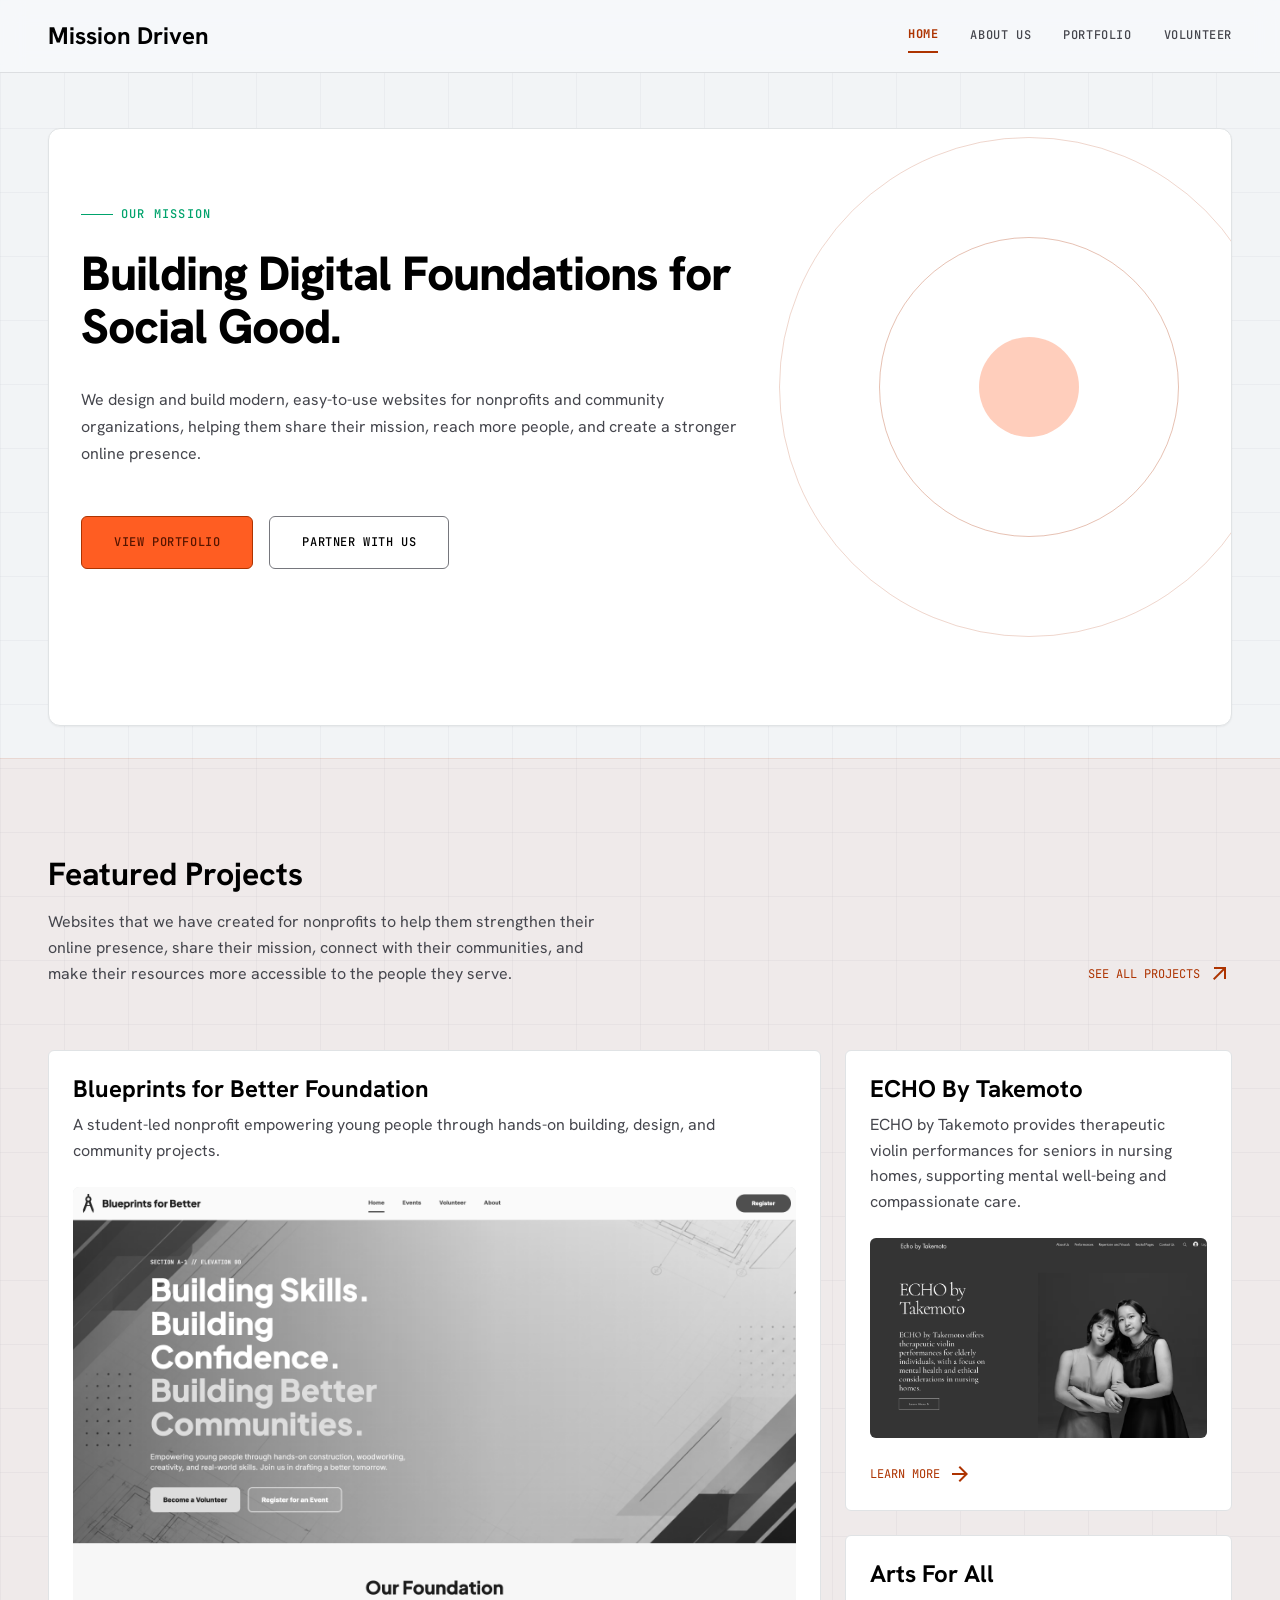
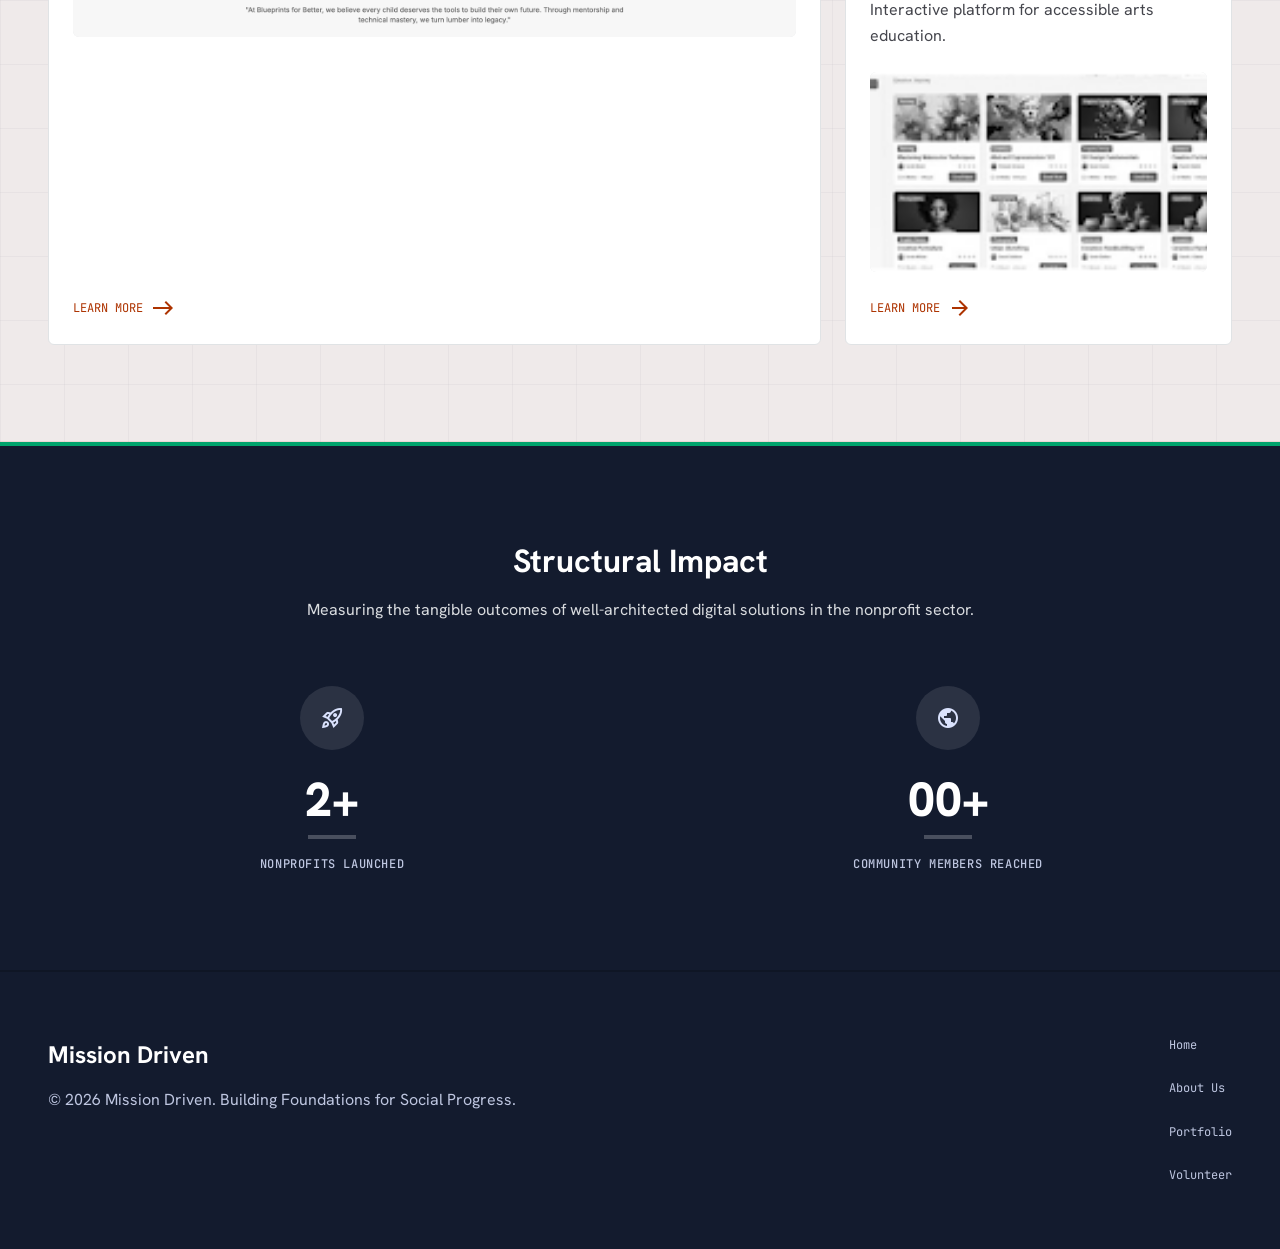
<file: index.html>
<!DOCTYPE html>
<html lang="en">
<head>
  <meta charset="UTF-8" />
  <meta name="viewport" content="width=device-width, initial-scale=1.0" />

  <title>Mission Driven | Building Digital Foundations for Social Good</title>

  <link
    href="https://fonts.googleapis.com/css2?family=Material+Symbols+Outlined:wght,FILL@100..700,0..1&display=swap"
    rel="stylesheet"
  />

  <link
    href="https://fonts.googleapis.com/css2?family=Hanken+Grotesk:wght@400;700;800&family=JetBrains+Mono:wght@500&display=swap"
    rel="stylesheet"
  />

  <link href="styles.css" rel="stylesheet" />
</head>

<body class="home-page">

  <header class="site-header">
    <div class="header-container">

      <a class="site-logo" href="index.html">
        Mission Driven
      </a>

      <nav class="main-nav">
        <a class="nav-link active" href="index.html">Home</a>
        <a class="nav-link" href="about.html">About Us</a>
        <a class="nav-link" href="portfolio.html">Portfolio</a>
        <a class="nav-link" href="volunteer.html">Volunteer</a>
      </nav>

      <button class="mobile-menu-button" type="button">
        <span class="material-symbols-outlined">menu</span>
      </button>

    </div>
  </header>

  <main>

    <section class="hero-section">
      <div class="hero-container">

        <div class="hero-content">

          <div class="section-label">
            <span class="section-label-line"></span>
            Our Mission
          </div>

          <h1>
            Building Digital Foundations for Social Good.
          </h1>

          <p class="hero-description">
            We design and build modern, easy-to-use websites for nonprofits and community organizations, helping them share their mission, reach more people, and create a stronger online presence.
          </p>

          <div class="hero-buttons">

            <a class="button button-primary" href="portfolio.html">
              View Portfolio
            </a>

            <a class="button button-secondary" href="volunteer.html">
              Partner With Us
            </a>

          </div>

        </div>

        <div class="hero-graphic">
          <div class="hero-circle hero-circle-large">
            <div class="hero-circle hero-circle-medium">
              <div class="hero-circle-small"></div>
            </div>
          </div>
        </div>

      </div>
    </section>

    <section class="featured-projects-section">
      <div class="page-container">

        <div class="section-heading">

          <div>
            <h2>Featured Projects</h2>

            <p>
              Websites that we have created for nonprofits to help them strengthen their online presence, share their mission, connect with their communities, and make their resources more accessible to the people they serve.
            </p>
          </div>

          <a class="section-link" href="portfolio.html">
            See All Projects
            <span class="material-symbols-outlined">
              arrow_outward
            </span>
          </a>

        </div>

        <div class="featured-projects-grid">

          <article class="project-card project-card-large">

            <div class="project-image project-image-large">
              <img
                src="images/blueprints-for-better.png"
                alt="Blueprints for Better Foundation website project"
              />
            </div>

            <h3>Blueprints for Better Foundation</h3>

            <p>
              A student-led nonprofit empowering young people through hands-on building, design, and community projects.
            </p>

            <a class="project-link" href="portfolio.html">
              Learn More
              <span class="material-symbols-outlined">east</span>
            </a>

          </article>

          <div class="small-projects-column">

            <article class="project-card project-card-small">

              <h3>ECHO By Takemoto</h3>

              <p>
                ECHO by Takemoto provides therapeutic violin performances for seniors in nursing homes, supporting mental well-being and compassionate care.
              </p>

              <div class="project-image project-image-small">
                <img
                  src="images/echo-by-takemoto.png"
                  alt="ECHO by Takemoto website project"
                />
              </div>

              <a class="project-link" href="portfolio.html">
                Learn More
                <span class="material-symbols-outlined">
                  arrow_forward
                </span>
              </a>

            </article>

            <article class="project-card project-card-small">

              <h3>Arts For All</h3>

              <p>
                Interactive platform for accessible arts education.
              </p>

              <div class="project-image project-image-small">
                <img
                  src="images/arts-for-all.png"
                  alt="Arts For All website project"
                />
              </div>

              <a class="project-link" href="portfolio.html">
                Learn More
                <span class="material-symbols-outlined">
                  arrow_forward
                </span>
              </a>

            </article>

          </div>

        </div>

      </div>
    </section>

    <section class="impact-section" id="impact">
      <div class="page-container">

        <div class="impact-heading">
          <h2>Structural Impact</h2>

          <p>
            Measuring the tangible outcomes of well-architected digital
            solutions in the nonprofit sector.
          </p>
        </div>

        <div class="impact-grid">

          <div class="impact-card">

            <div class="impact-icon">
              <span class="material-symbols-outlined">
                rocket_launch
              </span>
            </div>

            <div class="impact-number">2+</div>

            <div class="impact-divider"></div>

            <h3>Nonprofits Launched</h3>

          </div>

          <div class="impact-card">

            <div class="impact-icon">
              <span class="material-symbols-outlined">
                public
              </span>
            </div>

            <div class="impact-number">00+</div>

            <div class="impact-divider"></div>

            <h3>Community Members Reached</h3>

          </div>

        </div>

      </div>
    </section>

  </main>

   <footer class="site-footer">
    <div class="footer-container">

      <div class="footer-brand-section">

        <div class="footer-brand">
          Mission Driven
        </div>

        <p class="footer-copyright">
          © 2026 Mission Driven. Building Foundations for Social Progress.
        </p>

      </div>

      <nav class="footer-nav vertical-footer-nav">
        <a href="index.html">Home</a>
        <a href="about.html">About Us</a>
        <a href="portfolio.html">Portfolio</a>
        <a href="volunteer.html">Volunteer</a>
      </nav>

    </div>
  </footer>

</body>
</html>
</file>
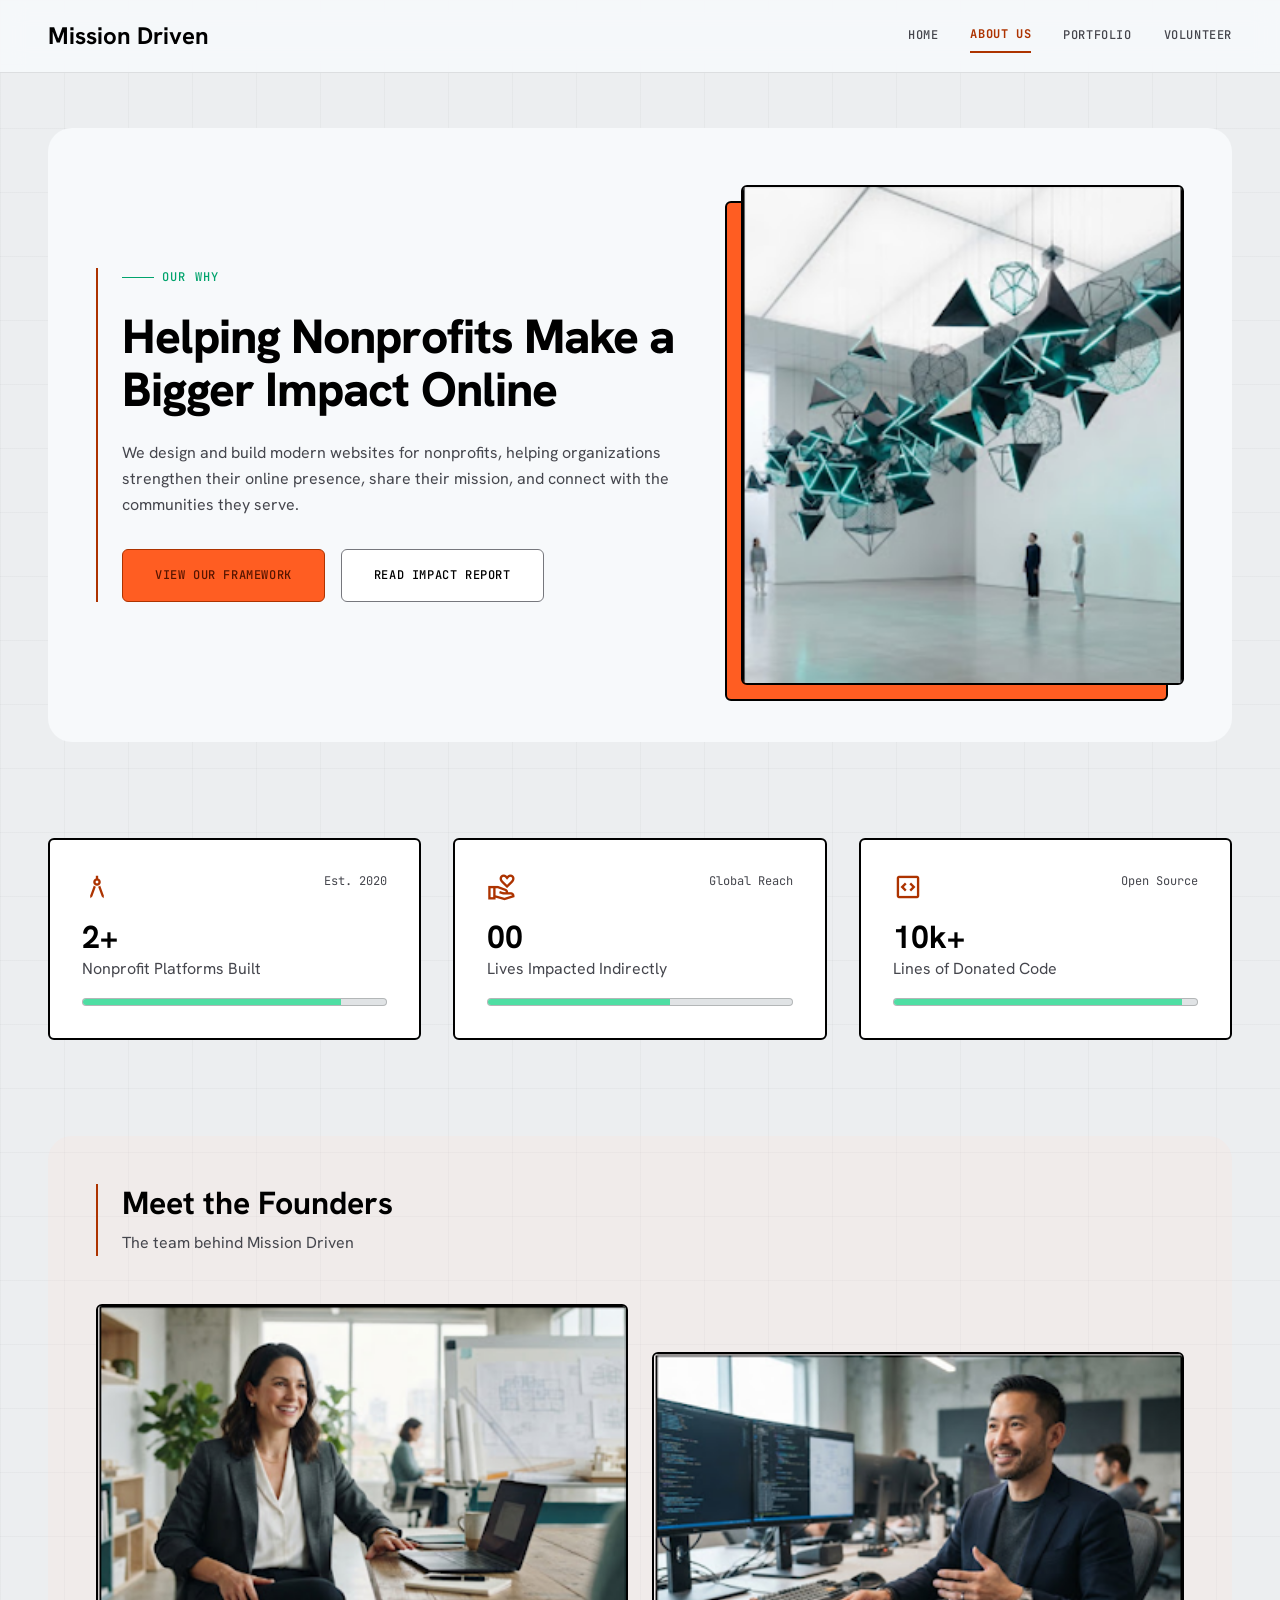
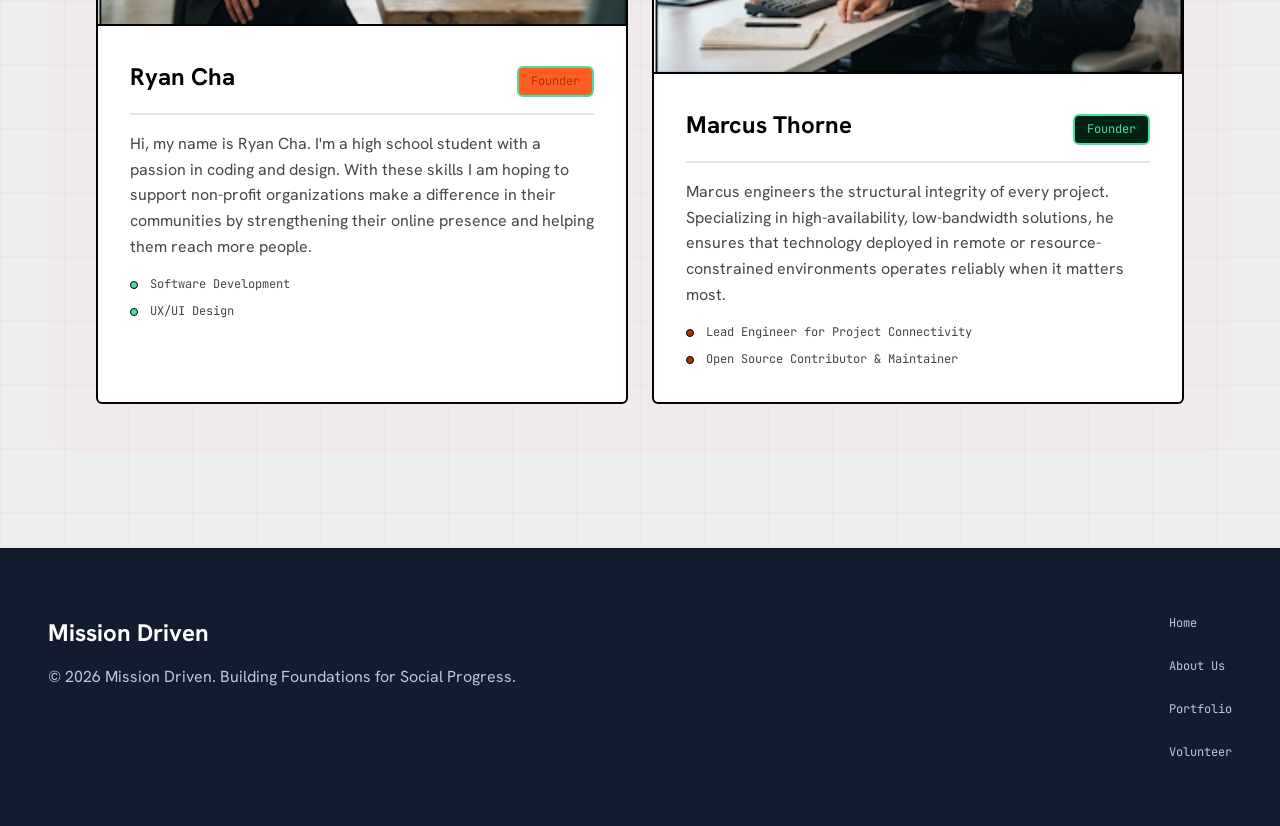
<file: about.html>
<!DOCTYPE html>
<html lang="en">
<head>
  <meta charset="UTF-8" />
  <meta name="viewport" content="width=device-width, initial-scale=1.0" />

  <title>About Us - Mission Driven</title>

  <link
    href="https://fonts.googleapis.com/css2?family=Material+Symbols+Outlined:wght,FILL@100..700,0..1&display=swap"
    rel="stylesheet"
  />

  <link
    href="https://fonts.googleapis.com/css2?family=Hanken+Grotesk:wght@400;700;800&family=JetBrains+Mono:wght@500&display=swap"
    rel="stylesheet"
  />

  <link href="styles.css" rel="stylesheet" />
</head>

<body class="about-page">

  <header class="site-header">
    <div class="header-container">

      <a class="site-logo" href="index.html">
        Mission Driven
      </a>

      <nav class="main-nav">
        <a class="nav-link" href="index.html">Home</a>
        <a class="nav-link active" href="about.html">About Us</a>
        <a class="nav-link" href="portfolio.html">Portfolio</a>
        <a class="nav-link" href="volunteer.html">Volunteer</a>
      </nav>

      <button class="mobile-menu-button" type="button">
        <span class="material-symbols-outlined">menu</span>
      </button>

    </div>
  </header>

  <main class="about-main">

    <section class="about-hero">

      <div class="about-hero-content">

        <div class="section-label">
          <span class="section-label-line"></span>
          Our Why
        </div>

        <h1>
          Helping Nonprofits Make a Bigger Impact Online 
        </h1>

        <p class="about-hero-description">
          We design and build modern websites for nonprofits, helping organizations strengthen their online presence, share their mission, and connect with the communities they serve.
        </p>

        <div class="about-buttons">

          <a class="button button-primary" href="#metrics">
            View Our Framework
          </a>

          <a class="button button-secondary" href="index.html#impact">
            Read Impact Report
          </a>

        </div>

      </div>

      <div class="about-hero-image-wrap">

        <div class="about-image-background"></div>

        <img
          src="images/about-hero.png"
          alt="Abstract representation of technology bridging gaps"
          class="about-hero-image"
        />

      </div>

    </section>

    <section class="metrics-section" id="metrics">

      <div class="metrics-grid">

        <article class="metric-card">

          <div class="metric-card-top">
            <span class="material-symbols-outlined metric-icon">
              architecture
            </span>

            <span class="metric-label">
              Est. 2020
            </span>
          </div>

          <div class="metric-content">
            <h2>2+</h2>
            <p>Nonprofit Platforms Built</p>
          </div>

          <div class="progress-bar">
            <div class="progress-fill progress-85"></div>
          </div>

        </article>

        <article class="metric-card">

          <div class="metric-card-top">
            <span class="material-symbols-outlined metric-icon">
              volunteer_activism
            </span>

            <span class="metric-label">
              Global Reach
            </span>
          </div>

          <div class="metric-content">
            <h2>00</h2>
            <p>Lives Impacted Indirectly</p>
          </div>

          <div class="progress-bar">
            <div class="progress-fill progress-60"></div>
          </div>

        </article>

        <article class="metric-card">

          <div class="metric-card-top">
            <span class="material-symbols-outlined metric-icon">
              code_blocks
            </span>

            <span class="metric-label">
              Open Source
            </span>
          </div>

          <div class="metric-content">
            <h2>10k+</h2>
            <p>Lines of Donated Code</p>
          </div>

          <div class="progress-bar">
            <div class="progress-fill progress-95"></div>
          </div>

        </article>

      </div>

    </section>

    <section class="leadership-section">

      <div class="leadership-heading">
        <h2>Meet the Founders</h2>

        <p>
          The team behind Mission Driven
        </p>
      </div>

      <div class="leadership-grid">

        <article class="leader-card">

          <div class="leader-image-wrap">
            <img
              src="images/eleanor-vance.png"
              alt="Ryan Cha"
              class="leader-image"
            />
          </div>

          <div class="leader-content">

            <div class="leader-header">
              <h3>Ryan Cha</h3>
              <span class="leader-role">Founder</span>
              
            </div>

            <p>
              Hi, my name is Ryan Cha. I'm a high school student with a passion in coding and design.
              With these skills I am hoping to support non-profit organizations make a difference
              in their communities by strengthening their online presence and helping them reach more people.
             
            </p>

            <ul class="leader-list">
              <li>
                <span class="leader-dot"></span>
                Software Development
              </li>

              <li>
                <span class="leader-dot"></span>
                UX/UI Design
              </li>
            </ul>

          </div>

        </article>

        <article class="leader-card leader-card-offset">

          <div class="leader-image-wrap">
            <img
              src="images/marcus-thorne.png"
              alt="Marcus Thorne"
              class="leader-image"
            />
          </div>

          <div class="leader-content">

            <div class="leader-header">
              <h3>Marcus Thorne</h3>
              <span class="leader-role leader-role-dark">
                Founder
              </span>
            </div>

            <p>
              Marcus engineers the structural integrity of every project. Specializing
              in high-availability, low-bandwidth solutions, he ensures that technology
              deployed in remote or resource-constrained environments operates reliably
              when it matters most.
            </p>

            <ul class="leader-list">
              <li>
                <span class="leader-dot leader-dot-orange"></span>
                Lead Engineer for Project Connectivity
              </li>

              <li>
                <span class="leader-dot leader-dot-orange"></span>
                Open Source Contributor &amp; Maintainer
              </li>
            </ul>

          </div>

        </article>

      </div>

    </section>

  </main>

  <footer class="site-footer">
    <div class="footer-container">

      <div class="footer-brand-section">

        <div class="footer-brand">
          Mission Driven
        </div>

        <p class="footer-copyright">
          © 2026 Mission Driven. Building Foundations for Social Progress.
        </p>

      </div>

      <nav class="footer-nav vertical-footer-nav">
        <a href="index.html">Home</a>
        <a href="about.html">About Us</a>
        <a href="portfolio.html">Portfolio</a>
        <a href="volunteer.html">Volunteer</a>
      </nav>

    </div>
  </footer>

</body>
</html>
</file>
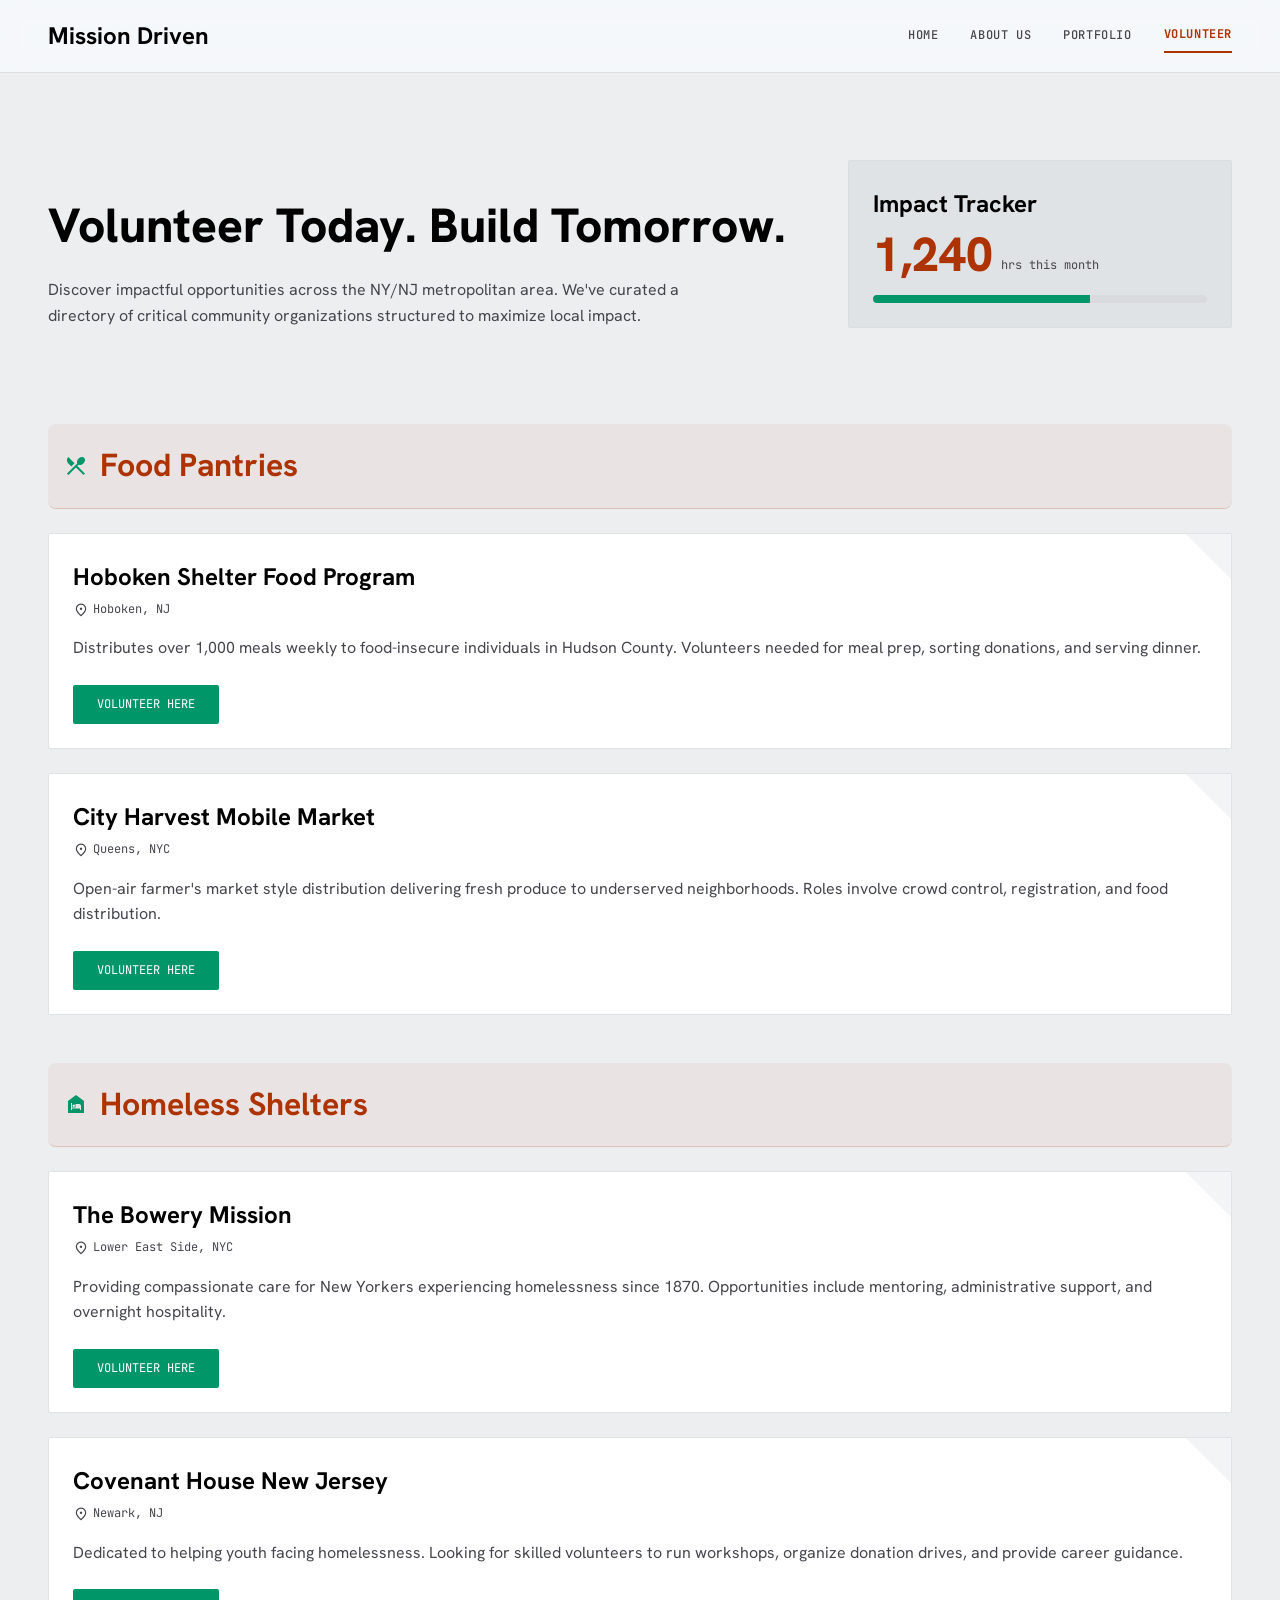
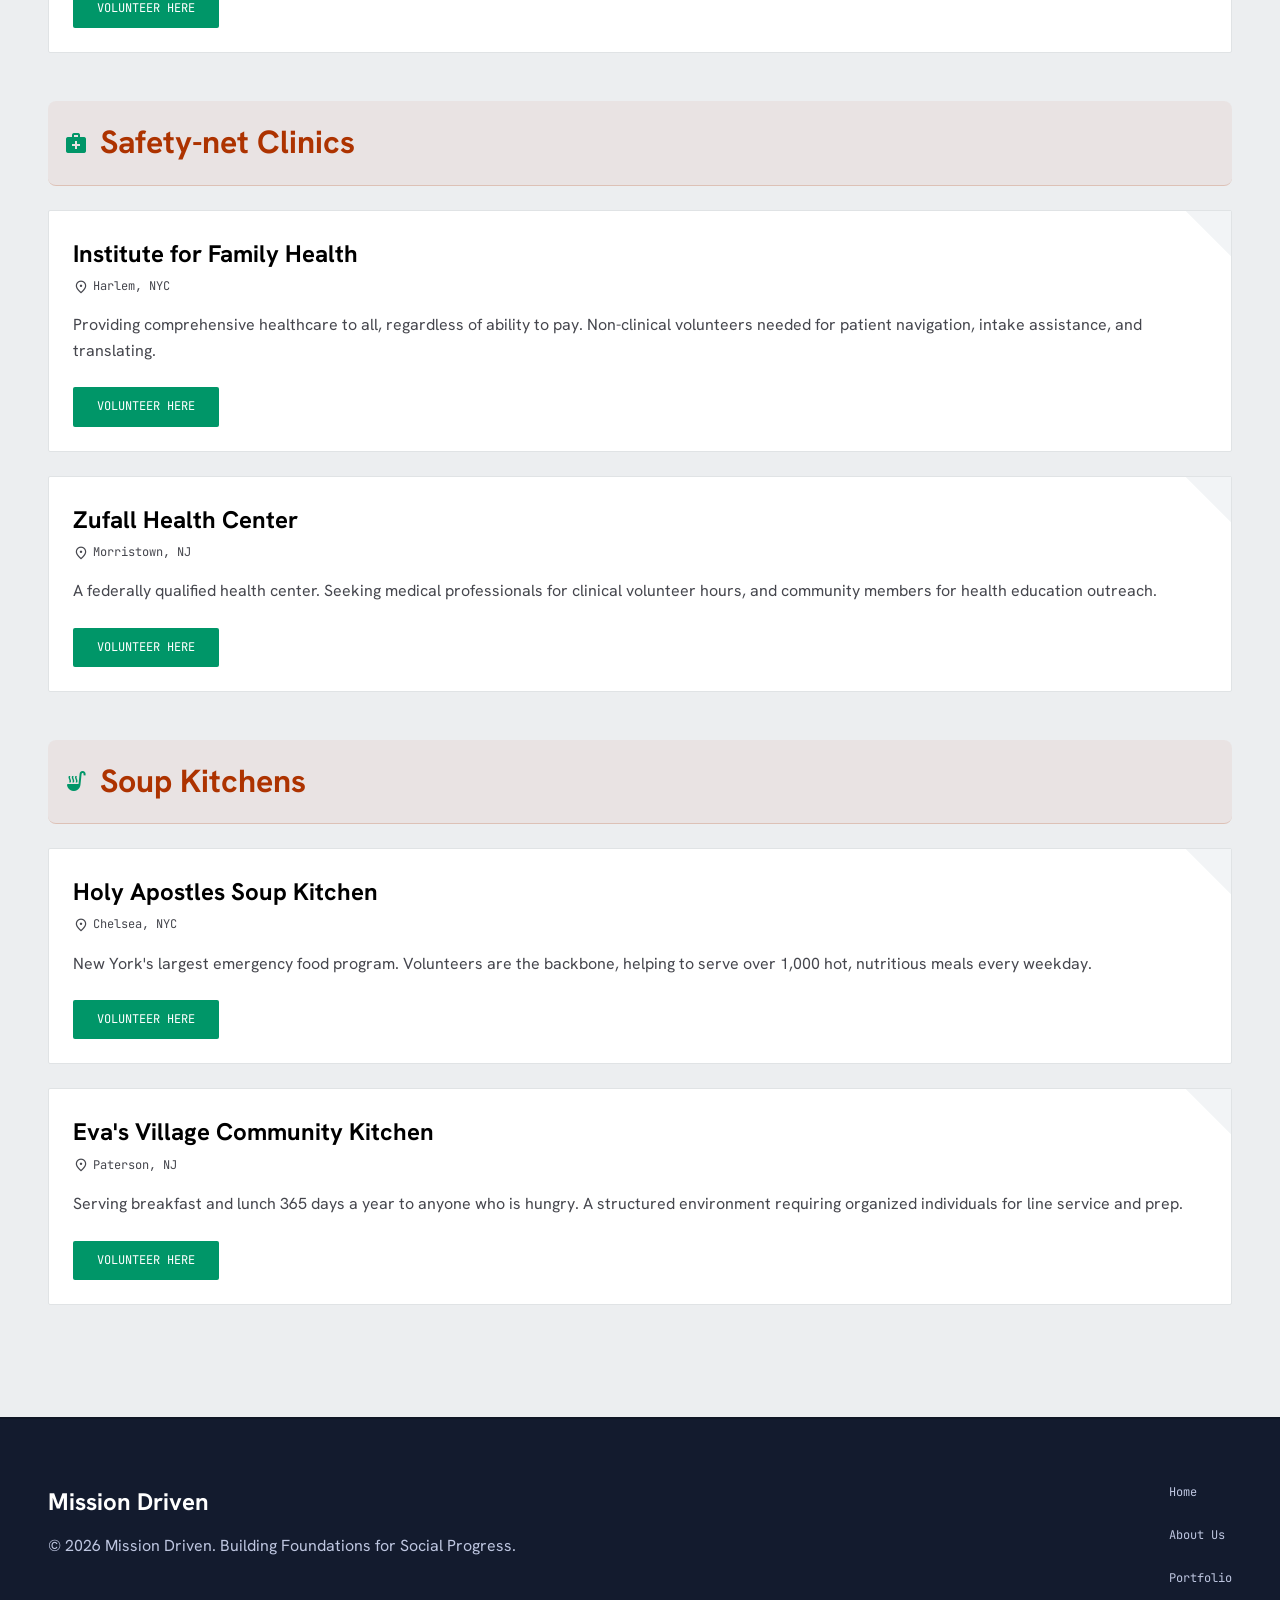
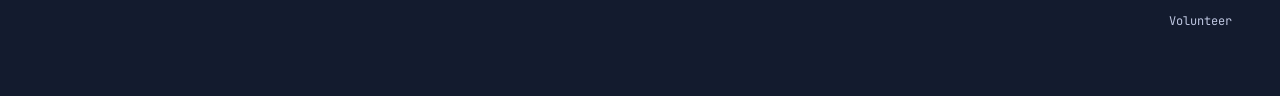
<file: volunteer.html>
<!DOCTYPE html>
<html lang="en">
<head>
  <meta charset="UTF-8" />
  <meta name="viewport" content="width=device-width, initial-scale=1.0" />

  <title>Volunteer - Mission Driven</title>

  <link
    href="https://fonts.googleapis.com/css2?family=Material+Symbols+Outlined:wght,FILL@100..700,0..1&display=swap"
    rel="stylesheet"
  />

  <link
    href="https://fonts.googleapis.com/css2?family=Hanken+Grotesk:wght@400;700;800&family=JetBrains+Mono:wght@500&display=swap"
    rel="stylesheet"
  />

  <link href="styles.css" rel="stylesheet" />
</head>

<body class="volunteer-page">

  <header class="site-header">
    <div class="header-container">

      <a class="site-logo" href="index.html">
        Mission Driven
      </a>

      <nav class="main-nav">
        <a class="nav-link" href="index.html">Home</a>
        <a class="nav-link" href="about.html">About Us</a>
        <a class="nav-link" href="portfolio.html">Portfolio</a>
        <a class="nav-link active" href="volunteer.html">Volunteer</a>
      </nav>

    </div>
  </header>

  <main class="volunteer-main">

    <section class="volunteer-hero">

      <div class="volunteer-intro">
        <h1>
          Volunteer Today. Build Tomorrow.
        </h1>

        <p>
          Discover impactful opportunities across the NY/NJ metropolitan area.
          We've curated a directory of critical community organizations structured
          to maximize local impact.
        </p>
      </div>

      <div class="impact-tracker">

        <h2>
          Impact Tracker
        </h2>

        <div class="tracker-number-row">
          <span class="tracker-number">1,240</span>
          <span class="tracker-label">hrs this month</span>
        </div>

        <div class="tracker-bar">
          <div class="tracker-fill"></div>
        </div>

      </div>

    </section>

    <section class="volunteer-directory">

      <div class="volunteer-category">

        <div class="category-heading">
          <span class="material-symbols-outlined">
            local_dining
          </span>

          <h2>Food Pantries</h2>
        </div>

        <div class="organization-list">

          <article class="organization-card">

            <h3>
              Hoboken Shelter Food Program
            </h3>

            <div class="organization-location">
              <span class="material-symbols-outlined">
                location_on
              </span>
              Hoboken, NJ
            </div>

            <p>
              Distributes over 1,000 meals weekly to food-insecure individuals in
              Hudson County. Volunteers needed for meal prep, sorting donations,
              and serving dinner.
            </p>

            <a class="volunteer-button" href="#">
              Volunteer Here
            </a>

          </article>

          <article class="organization-card">

            <h3>
              City Harvest Mobile Market
            </h3>

            <div class="organization-location">
              <span class="material-symbols-outlined">
                location_on
              </span>
              Queens, NYC
            </div>

            <p>
              Open-air farmer's market style distribution delivering fresh produce
              to underserved neighborhoods. Roles involve crowd control,
              registration, and food distribution.
            </p>

            <a class="volunteer-button" href="#">
              Volunteer Here
            </a>

          </article>

        </div>

      </div>

      <div class="volunteer-category">

        <div class="category-heading">
          <span class="material-symbols-outlined">
            night_shelter
          </span>

          <h2>Homeless Shelters</h2>
        </div>

        <div class="organization-list">

          <article class="organization-card">

            <h3>The Bowery Mission</h3>

            <div class="organization-location">
              <span class="material-symbols-outlined">
                location_on
              </span>
              Lower East Side, NYC
            </div>

            <p>
              Providing compassionate care for New Yorkers experiencing
              homelessness since 1870. Opportunities include mentoring,
              administrative support, and overnight hospitality.
            </p>

            <a class="volunteer-button" href="#">
              Volunteer Here
            </a>

          </article>

          <article class="organization-card">

            <h3>
              Covenant House New Jersey
            </h3>

            <div class="organization-location">
              <span class="material-symbols-outlined">
                location_on
              </span>
              Newark, NJ
            </div>

            <p>
              Dedicated to helping youth facing homelessness. Looking for skilled
              volunteers to run workshops, organize donation drives, and provide
              career guidance.
            </p>

            <a class="volunteer-button" href="#">
              Volunteer Here
            </a>

          </article>

        </div>

      </section>

      <div class="volunteer-category">

        <div class="category-heading">
          <span class="material-symbols-outlined">
            medical_services
          </span>

          <h2>Safety-net Clinics</h2>
        </div>

        <div class="organization-list">

          <article class="organization-card">

            <h3>
              Institute for Family Health
            </h3>

            <div class="organization-location">
              <span class="material-symbols-outlined">
                location_on
              </span>
              Harlem, NYC
            </div>

            <p>
              Providing comprehensive healthcare to all, regardless of ability
              to pay. Non-clinical volunteers needed for patient navigation,
              intake assistance, and translating.
            </p>

            <a class="volunteer-button" href="#">
              Volunteer Here
            </a>

          </article>

          <article class="organization-card">

            <h3>
              Zufall Health Center
            </h3>

            <div class="organization-location">
              <span class="material-symbols-outlined">
                location_on
              </span>
              Morristown, NJ
            </div>

            <p>
              A federally qualified health center. Seeking medical professionals
              for clinical volunteer hours, and community members for health
              education outreach.
            </p>

            <a class="volunteer-button" href="#">
              Volunteer Here
            </a>

          </article>

        </div>

      </div>

      <div class="volunteer-category">

        <div class="category-heading">
          <span class="material-symbols-outlined">
            soup_kitchen
          </span>

          <h2>Soup Kitchens</h2>
        </div>

        <div class="organization-list">

          <article class="organization-card">

            <h3>
              Holy Apostles Soup Kitchen
            </h3>

            <div class="organization-location">
              <span class="material-symbols-outlined">
                location_on
              </span>
              Chelsea, NYC
            </div>

            <p>
              New York's largest emergency food program. Volunteers are the
              backbone, helping to serve over 1,000 hot, nutritious meals every
              weekday.
            </p>

            <a class="volunteer-button" href="#">
              Volunteer Here
            </a>

          </article>

          <article class="organization-card">

            <h3>
              Eva's Village Community Kitchen
            </h3>

            <div class="organization-location">
              <span class="material-symbols-outlined">
                location_on
              </span>
              Paterson, NJ
            </div>

            <p>
              Serving breakfast and lunch 365 days a year to anyone who is hungry.
              A structured environment requiring organized individuals for line
              service and prep.
            </p>

            <a class="volunteer-button" href="#">
              Volunteer Here
            </a>

          </article>

        </div>

      </div>

    </section>

  </main>

  <footer class="site-footer">
    <div class="footer-container">

      <div class="footer-brand-section">

        <div class="footer-brand">
          Mission Driven
        </div>

        <p class="footer-copyright">
          © 2026 Mission Driven. Building Foundations for Social Progress.
        </p>

      </div>

      <nav class="footer-nav vertical-footer-nav">
        <a href="index.html">Home</a>
        <a href="about.html">About Us</a>
        <a href="portfolio.html">Portfolio</a>
        <a href="volunteer.html">Volunteer</a>
      </nav>

    </div>
  </footer>

</body>
</html>
</file>
<file: styles.css>
*,
*::before,
*::after {
  box-sizing: border-box;
}

html {
  scroll-behavior: smooth;
}

body {
  margin: 0;
  min-height: 100vh;
  font-family: "Hanken Grotesk", sans-serif;
  color: #191c1e;
  background: #f2f4f6;
  line-height: 1.6;
}

h1,
h2,
h3,
h4,
p {
  margin: 0;
}

a {
  color: inherit;
  text-decoration: none;
}

button {
  font: inherit;
  cursor: pointer;
}

img {
  display: block;
  width: 100%;
}

ul {
  margin: 0;
  padding: 0;
  list-style: none;
}

.site-header {
  position: fixed;
  top: 0;
  left: 0;
  z-index: 1000;
  width: 100%;
  background: rgba(247, 249, 251, 0.9);
  border-bottom: 1px solid rgba(0, 0, 0, 0.1);
  backdrop-filter: blur(12px);
}

.header-container {
  width: min(1280px, calc(100% - 96px));
  min-height: 72px;
  margin: 0 auto;
  display: flex;
  align-items: center;
  justify-content: space-between;
  gap: 32px;
}

.site-logo {
  color: #000000;
  font-size: 24px;
  font-weight: 700;
  line-height: 1;
  transition: 0.2s ease;
}

.site-logo:hover {
  transform: translate(-2px, -2px);
  box-shadow: 2px 2px 0 #ad3300;
}

.main-nav {
  display: flex;
  align-items: center;
  gap: 32px;
}

.nav-link {
  padding: 6px 0;
  color: #45464d;
  font-family: "JetBrains Mono", monospace;
  font-size: 12px;
  font-weight: 500;
  letter-spacing: 0.05em;
  text-transform: uppercase;
  transition: 0.2s ease;
}

.nav-link:hover {
  color: #000000;
  transform: translate(-2px, -2px);
  box-shadow: 2px 2px 0 #ad3300;
}

.nav-link.active {
  color: #ad3300;
  font-weight: 700;
  border-bottom: 2px solid #ad3300;
}

.mobile-menu-button {
  display: none;
  padding: 4px;
  color: #000000;
  background: transparent;
  border: 0;
}

.page-container {
  width: min(1280px, calc(100% - 96px));
  margin: 0 auto;
}

.button {
  display: inline-flex;
  align-items: center;
  justify-content: center;
  gap: 8px;
  padding: 16px 32px;
  border-radius: 6px;
  font-family: "JetBrains Mono", monospace;
  font-size: 12px;
  font-weight: 500;
  letter-spacing: 0.05em;
  text-transform: uppercase;
  transition: 0.2s ease;
}

.button:hover {
  transform: translate(-2px, -2px);
  box-shadow: 2px 2px 0 #ad3300;
}

.button-primary {
  color: #561500;
  background: #ff5d22;
  border: 1px solid #ad3300;
}

.button-primary:hover {
  color: #ffffff;
  background: #00a36c;
}

.button-secondary {
  color: #000000;
  background: #ffffff;
  border: 1px solid #76777d;
}

.button-secondary:hover {
  background: #eceef0;
}

.section-label {
  display: flex;
  align-items: center;
  gap: 8px;
  color: #00a36c;
  font-family: "JetBrains Mono", monospace;
  font-size: 12px;
  font-weight: 500;
  letter-spacing: 0.1em;
  text-transform: uppercase;
}

.section-label-line {
  width: 32px;
  height: 1px;
  background: #00a36c;
}

.home-page {
  background-color: #f2f4f6;
  background-image:
    linear-gradient(to right, rgba(200, 205, 212, 0.2) 1px, transparent 1px),
    linear-gradient(to bottom, rgba(200, 205, 212, 0.2) 1px, transparent 1px);
  background-size: 64px 64px;
}

.home-page main {
  padding-top: 96px;
}

.hero-section {
  width: min(1280px, calc(100% - 96px));
  margin: 32px auto;
  padding: 48px 32px 128px;
  overflow: hidden;
  position: relative;
  background: #ffffff;
  border: 1px solid #e0e3e5;
  border-radius: 12px;
  box-shadow: 0 1px 2px rgba(0, 0, 0, 0.05);
}

.hero-container {
  position: relative;
  z-index: 1;
  display: grid;
  grid-template-columns: 2fr 1fr;
  gap: 24px;
}

.hero-content {
  display: flex;
  flex-direction: column;
  justify-content: center;
}

.hero-content h1 {
  max-width: 768px;
  margin-top: 24px;
  margin-bottom: 32px;
  color: #000000;
  font-size: 48px;
  line-height: 1.1;
  letter-spacing: -0.02em;
  font-weight: 800;
}

.hero-description {
  max-width: 672px;
  margin-bottom: 48px;
  color: #45464d;
  font-size: 16px;
  line-height: 1.7;
}

.hero-buttons {
  display: flex;
  flex-wrap: wrap;
  gap: 16px;
}

.hero-graphic {
  min-height: 420px;
  position: relative;
}

.hero-circle {
  display: flex;
  align-items: center;
  justify-content: center;
  border-radius: 50%;
}

.hero-circle-large {
  width: 500px;
  height: 500px;
  position: absolute;
  top: 50%;
  right: -80px;
  transform: translateY(-50%);
  border: 1px solid rgba(173, 51, 0, 0.2);
}

.hero-circle-medium {
  width: 300px;
  height: 300px;
  border: 1px solid rgba(173, 51, 0, 0.3);
}

.hero-circle-small {
  width: 100px;
  height: 100px;
  border-radius: 50%;
  background: rgba(255, 93, 34, 0.3);
}

.featured-projects-section {
  padding: 96px 0;
  background: rgba(173, 51, 0, 0.05);
  border-top: 1px solid rgba(173, 51, 0, 0.1);
  border-bottom: 1px solid rgba(173, 51, 0, 0.1);
}

.section-heading {
  margin-bottom: 64px;
  display: flex;
  align-items: flex-end;
  justify-content: space-between;
  gap: 32px;
}

.section-heading h2,
.impact-heading h2 {
  margin-bottom: 16px;
  color: #000000;
  font-size: 32px;
  line-height: 1.2;
  font-weight: 700;
}

.section-heading p {
  max-width: 576px;
  color: #45464d;
}

.section-link {
  display: inline-flex;
  align-items: center;
  gap: 8px;
  color: #ad3300;
  font-family: "JetBrains Mono", monospace;
  font-size: 12px;
  text-transform: uppercase;
}

.section-link:hover {
  color: #ff5d22;
}

.featured-projects-grid {
  display: grid;
  grid-template-columns: 2fr 1fr;
  gap: 24px;
}

.small-projects-column {
  display: flex;
  flex-direction: column;
  gap: 24px;
}

.project-card {
  display: flex;
  flex-direction: column;
  position: relative;
  overflow: hidden;
  padding: 24px;
  background: #ffffff;
  border: 1px solid #e0e3e5;
  border-radius: 6px;
  transition: 0.3s ease;
}

.project-card:hover {
  border-color: #ad3300;
  box-shadow: 0 10px 20px rgba(15, 23, 42, 0.05);
  transform: translateY(-2px);
}

.project-card-top {
  display: flex;
  align-items: flex-start;
  justify-content: space-between;
  gap: 16px;
  margin-bottom: 24px;
}

.project-category {
  padding: 4px 12px;
  color: #45464d;
  background: #eceef0;
  border-radius: 6px;
  font-family: "JetBrains Mono", monospace;
  font-size: 12px;
  letter-spacing: 0.05em;
  text-transform: uppercase;
}

.project-icon {
  color: #c6c6cd;
  transition: 0.2s ease;
}

.project-card:hover .project-icon {
  color: #ad3300;
}

.project-image {
  overflow: hidden;
  margin-bottom: 24px;
  background: #e6e8ea;
  border-radius: 6px;
}

.project-image img {
  height: 100%;
  object-fit: cover;
  filter: grayscale(100%);
  transition: 0.5s ease;
}

.project-card:hover .project-image img {
  filter: grayscale(0);
  transform: scale(1.02);
}

.project-card h3 {
  margin-bottom: 8px;
  color: #000000;
  font-size: 24px;
  line-height: 1.2;
}

.project-card p {
  margin-bottom: 24px;
  color: #45464d;
}

.project-card-large .project-link {
  margin-top: auto;
}

.project-link {
  display: inline-flex;
  align-items: center;
  gap: 8px;
  margin-top: auto;
  color: #ad3300;
  font-family: "JetBrains Mono", monospace;
  font-size: 12px;
  text-transform: uppercase;
}

.project-link:hover {
  color: #000000;
}

.project-link .material-symbols-outlined {
  transition: 0.2s ease;
}

.project-link:hover .material-symbols-outlined {
  transform: translateX(4px);
}

.impact-section {
  padding: 96px 0;
  background: #131b2e;
  border-top: 4px solid #00a36c;
}

.impact-heading {
  max-width: 672px;
  margin: 0 auto 64px;
  text-align: center;
}

.impact-heading h2 {
  color: #ffffff;
}

.impact-heading p {
  color: #eff1f3;
  opacity: 0.9;
}

.impact-grid {
  display: grid;
  grid-template-columns: repeat(2, 1fr);
  gap: 48px;
}

.impact-card {
  display: flex;
  flex-direction: column;
  align-items: center;
  text-align: center;
}

.impact-icon {
  width: 64px;
  height: 64px;
  margin-bottom: 24px;
  display: flex;
  align-items: center;
  justify-content: center;
  color: #dae2fd;
  background: rgba(247, 249, 251, 0.1);
  border-radius: 50%;
  transition: 0.2s ease;
}

.impact-card:hover .impact-icon {
  color: #561500;
  background: #00a36c;
}

.impact-number {
  margin-bottom: 8px;
  color: #ffffff;
  font-size: 48px;
  line-height: 1.1;
  font-weight: 800;
}

.impact-divider {
  width: 48px;
  height: 4px;
  margin-bottom: 16px;
  background: rgba(198, 198, 205, 0.3);
  transition: 0.2s ease;
}

.impact-card:hover .impact-divider {
  background: #ad3300;
}

.impact-card h3 {
  color: #bec6e0;
  font-family: "JetBrains Mono", monospace;
  font-size: 12px;
  font-weight: 500;
  letter-spacing: 0.05em;
  text-transform: uppercase;
}

.about-page {
  background-color: #eceef0;
  background-image:
    linear-gradient(to right, rgba(13, 23, 42, 0.03) 1px, transparent 1px),
    linear-gradient(to bottom, rgba(13, 23, 42, 0.03) 1px, transparent 1px);
  background-size: 64px 64px;
}

.about-main {
  width: min(1280px, calc(100% - 96px));
  margin: 0 auto;
  padding-top: 128px;
  padding-bottom: 96px;
}

.about-hero {
  min-height: 614px;
  padding: 48px;
  display: grid;
  grid-template-columns: 7fr 5fr;
  align-items: center;
  gap: 24px;
  background: #f7f9fb;
  border-radius: 24px;
}

.about-hero-content {
  padding-left: 24px;
  border-left: 2px solid #ad3300;
}

.about-hero h1 {
  margin-top: 24px;
  color: #000000;
  font-size: 48px;
  line-height: 1.1;
  letter-spacing: -0.02em;
  font-weight: 800;
}

.about-hero-description {
  max-width: 672px;
  margin-top: 24px;
  color: #45464d;
}

.about-buttons {
  margin-top: 32px;
  display: flex;
  flex-wrap: wrap;
  gap: 16px;
}

.about-hero-image-wrap {
  height: 500px;
  position: relative;
}

.about-image-background {
  position: absolute;
  inset: 0;
  transform: translate(-16px, 16px);
  background: #ff5d22;
  border: 2px solid #000000;
  border-radius: 6px;
}

.about-hero-image {
  position: relative;
  z-index: 1;
  height: 100%;
  object-fit: cover;
  border: 2px solid #000000;
  border-radius: 6px;
  transition: 0.3s ease;
}

.about-hero-image:hover {
  box-shadow: 4px 4px 0 #ad3300;
}

.metrics-section {
  padding: 96px 0;
}

.metrics-grid {
  display: grid;
  grid-template-columns: repeat(3, 1fr);
  gap: 32px;
}

.metric-card {
  padding: 32px;
  background: #ffffff;
  border: 2px solid #000000;
  border-radius: 6px;
  transition: 0.3s ease;
}

.metric-card:hover {
  transform: translateY(-4px);
  box-shadow: 4px 4px 0 #ad3300;
}

.metric-card-top {
  display: flex;
  align-items: flex-start;
  justify-content: space-between;
  gap: 16px;
}

.metric-icon {
  color: #ad3300;
  font-size: 30px;
}

.metric-label {
  color: #45464d;
  font-family: "JetBrains Mono", monospace;
  font-size: 12px;
}

.metric-content {
  margin-top: 16px;
}

.metric-content h2 {
  color: #000000;
  font-size: 32px;
  line-height: 1.2;
}

.metric-content p {
  color: #45464d;
}

.progress-bar {
  height: 8px;
  margin-top: 16px;
  overflow: hidden;
  background: #e0e3e5;
  border: 1px solid rgba(0, 0, 0, 0.2);
  border-radius: 999px;
}

.progress-fill {
  height: 100%;
  background: #4edea3;
}

.progress-85 {
  width: 85%;
}

.progress-60 {
  width: 60%;
}

.progress-95 {
  width: 95%;
}

.leadership-section {
  padding: 48px;
  background: rgba(255, 219, 208, 0.2);
  border-radius: 24px;
}

.leadership-heading {
  max-width: 50%;
  padding-left: 24px;
  margin-bottom: 48px;
  border-left: 2px solid #ad3300;
}

.leadership-heading h2 {
  color: #000000;
  font-size: 32px;
  line-height: 1.2;
}

.leadership-heading p {
  margin-top: 8px;
  color: #45464d;
}

.leadership-grid {
  display: grid;
  grid-template-columns: repeat(2, 1fr);
  gap: 24px;
}

.leader-card {
  overflow: hidden;
  background: #ffffff;
  border: 2px solid #000000;
  border-radius: 6px;
  transition: 0.3s ease;
}

.leader-card:hover {
  transform: translateY(-4px);
  box-shadow: 4px 4px 0 #ad3300;
}

.leader-card-offset {
  margin-top: 48px;
}

.leader-image-wrap {
  height: 320px;
  overflow: hidden;
  border-bottom: 2px solid #000000;
}

.leader-image {
  height: 100%;
  object-fit: cover;
  object-position: top;
  transition: 0.5s ease;
}

.leader-card:hover .leader-image {
  transform: scale(1.05);
}

.leader-content {
  padding: 32px;
}

.leader-header {
  padding-bottom: 16px;
  margin-bottom: 16px;
  display: flex;
  align-items: baseline;
  justify-content: space-between;
  gap: 12px;
  border-bottom: 2px solid rgba(0, 0, 0, 0.1);
}

.leader-header h3 {
  color: #000000;
  font-size: 24px;
}

.leader-role {
  padding: 4px 12px;
  color: #ad3300;
  background: #ff5d22;
  border: 2px solid #4edea3;
  border-radius: 6px;
  font-family: "JetBrains Mono", monospace;
  font-size: 12px;
}

.leader-role-dark {
  color: #4edea3;
  background: #002113;
}

.leader-content > p {
  color: #45464d;
}

.leader-list {
  margin-top: 16px;
  display: flex;
  flex-direction: column;
  gap: 8px;
}

.leader-list li {
  display: flex;
  align-items: center;
  gap: 12px;
  color: #45464d;
  font-family: "JetBrains Mono", monospace;
  font-size: 12px;
}

.leader-dot {
  width: 8px;
  height: 8px;
  flex: 0 0 8px;
  background: #4edea3;
  border: 1px solid #000000;
  border-radius: 50%;
}

.leader-dot-orange {
  background: #ad3300;
}

.portfolio-page {
  background: #f2f4f6;
}

.portfolio-main {
  width: min(1280px, calc(100% - 96px));
  margin: 0 auto;
  padding-top: 128px;
  padding-bottom: 96px;
}

.portfolio-hero {
  max-width: 896px;
  margin: 64px auto 96px;
  padding: 80px;
  text-align: center;
  color: #ffffff;
  background: #131b2e;
  border-radius: 24px;
  box-shadow: 0 10px 15px rgba(0, 0, 0, 0.1);
}

.portfolio-hero h1 {
  margin-bottom: 24px;
  font-size: 48px;
  line-height: 1.1;
  font-weight: 800;
}

.portfolio-hero p {
  max-width: 672px;
  margin: 0 auto;
  color: rgba(230, 233, 242, 0.9);
}

.portfolio-grid {
  display: grid;
  grid-template-columns: repeat(2, 1fr);
  gap: 32px;
}

.portfolio-card {
  padding: 32px;
  display: flex;
  flex-direction: column;
  background: #ffffff;
  border-top: 2px solid #009668;
  border-radius: 12px;
  box-shadow: 0 4px 6px rgba(0, 0, 0, 0.1);
  transition: 0.3s ease;
}

.portfolio-card:hover {
  transform: translateY(-4px);
  box-shadow: 0 12px 24px rgba(15, 23, 42, 0.08);
}

.portfolio-icon {
  width: 64px;
  height: 64px;
  margin-bottom: 24px;
  display: flex;
  align-items: center;
  justify-content: center;
  color: #009668;
  background: #ff5d22;
  border: 1px solid rgba(198, 198, 205, 0.3);
  border-radius: 50%;
}

.portfolio-icon .material-symbols-outlined {
  font-size: 32px;
  font-variation-settings: "FILL" 1;
}

.portfolio-card h2 {
  margin-bottom: 8px;
  color: #000000;
  font-size: 24px;
}

.portfolio-divider {
  width: 48px;
  margin-bottom: 16px;
  border-top: 1px solid #e0e3e5;
}

.portfolio-card p {
  margin-bottom: 24px;
  color: #45464d;
}

.portfolio-link {
  margin-top: auto;
  display: inline-flex;
  align-items: center;
  gap: 8px;
  color: #ad3300;
  font-family: "JetBrains Mono", monospace;
  font-size: 12px;
  text-transform: uppercase;
}

.portfolio-link .material-symbols-outlined {
  font-size: 16px;
  color: #009668;
  transition: 0.2s ease;
}

.portfolio-link:hover {
  color: #000000;
}

.portfolio-link:hover .material-symbols-outlined {
  transform: translateX(4px);
}

.volunteer-page {
  background: #eceef0;
}

.volunteer-main {
  width: min(1280px, calc(100% - 96px));
  margin: 0 auto;
  padding-top: 128px;
  padding-bottom: 64px;
}

.donate-button {
  padding: 8px 24px;
  color: #ffffff;
  background: #ad3300;
  border-bottom: 2px solid #ff5d22;
  border-radius: 2px;
  font-family: "JetBrains Mono", monospace;
  font-size: 12px;
  text-transform: uppercase;
  transition: 0.2s ease;
}

.donate-button:hover {
  opacity: 0.9;
  transform: translate(-2px, -2px);
  box-shadow: 2px 2px 0 #ad3300;
}

.volunteer-hero {
  padding-top: 32px;
  margin-bottom: 96px;
  display: grid;
  grid-template-columns: 2fr 1fr;
  align-items: end;
  gap: 24px;
}

.volunteer-intro h1 {
  margin-bottom: 24px;
  color: #000000;
  font-size: 48px;
  line-height: 1.1;
  font-weight: 800;
}

.volunteer-intro p {
  max-width: 672px;
  color: #45464d;
}

.impact-tracker {
  width: 100%;
  max-width: 384px;
  justify-self: end;
  padding: 24px;
  background: #e0e3e5;
  border: 1px solid rgba(198, 198, 205, 0.2);
  border-radius: 2px;
}

.impact-tracker h2 {
  margin-bottom: 8px;
  color: #000000;
  font-size: 24px;
}

.tracker-number-row {
  margin-bottom: 16px;
  display: flex;
  align-items: end;
  gap: 8px;
}

.tracker-number {
  color: #ad3300;
  font-size: 48px;
  line-height: 1;
  font-weight: 800;
}

.tracker-label {
  padding-bottom: 4px;
  color: #45464d;
  font-family: "JetBrains Mono", monospace;
  font-size: 12px;
}

.tracker-bar {
  height: 8px;
  overflow: hidden;
  background: #d8dadc;
  border-radius: 999px;
}

.tracker-fill {
  width: 65%;
  height: 100%;
  background: #009668;
}

.volunteer-directory {
  display: grid;
  grid-template-columns: repeat 1fr;
}

.volunteer-category {
  margin-bottom: 48px;
}



.category-heading {
  margin-bottom: 24px;
  padding: 16px;
  display: flex;
  align-items: center;
  gap: 12px;
  color: #ad3300;
  background: rgba(173, 51, 0, 0.05);
  border-bottom: 1px solid rgba(173, 51, 0, 0.2);
  border-radius: 8px;
}

.category-heading .material-symbols-outlined {
  color: #009668;
  font-variation-settings: "FILL" 1;
}

.category-heading h2 {
  font-size: 32px;
}

.organization-list {
  display: flex;
  flex-direction: column;
  gap: 24px;
}

.organization-card {
  position: relative;
  overflow: hidden;
  padding: 24px;
  background: #ffffff;
  border: 1px solid #e0e3e5;
  border-radius: 2px;
  transition: 0.3s ease;
}

.organization-card:hover {
  transform: translate(-2px, -2px);
  box-shadow: 2px 2px 0 #ad3300;
}

.organization-card::after {
  content: "";
  width: 64px;
  height: 64px;
  position: absolute;
  top: -32px;
  right: -32px;
  background: #f2f4f6;
  transform: rotate(45deg);
}

.organization-card h3 {
  position: relative;
  z-index: 1;
  margin-bottom: 4px;
  color: #000000;
  font-size: 24px;
}

.organization-location {
  position: relative;
  z-index: 1;
  margin-bottom: 16px;
  display: flex;
  align-items: center;
  gap: 4px;
  color: #45464d;
  font-family: "JetBrains Mono", monospace;
  font-size: 12px;
}

.organization-location .material-symbols-outlined {
  font-size: 16px;
}

.organization-card p {
  position: relative;
  z-index: 1;
  margin-bottom: 24px;
  color: #45464d;
}

.volunteer-button {
  position: relative;
  z-index: 1;
  display: inline-block;
  padding: 10px 24px;
  color: #ffffff;
  background: #009668;
  border-radius: 2px;
  font-family: "JetBrains Mono", monospace;
  font-size: 12px;
  text-transform: uppercase;
  transition: 0.2s ease;
}

.volunteer-button:hover {
  opacity: 0.9;
}

.urgent-section {
  grid-column: 1 / -1;
  margin-bottom: 48px;
  padding: 48px;
  display: flex;
  align-items: center;
  justify-content: space-between;
  gap: 32px;
  position: relative;
  overflow: hidden;
  color: #ffffff;
  background-color: #131b2e;
  background-image:
    linear-gradient(rgba(255, 255, 255, 0.04) 1px, transparent 1px),
    linear-gradient(90deg, rgba(255, 255, 255, 0.04) 1px, transparent 1px);
  background-size: 24px 24px;
  border-radius: 8px;
}

.urgent-content {
  max-width: 672px;
}

.urgent-label {
  display: inline-block;
  margin-bottom: 16px;
  padding: 4px 12px;
  color: #ffffff;
  background: #009668;
  border-radius: 999px;
  font-family: "JetBrains Mono", monospace;
  font-size: 12px;
  text-transform: uppercase;
}

.urgent-content h2 {
  margin-bottom: 16px;
  font-size: 32px;
}

.urgent-content p {
  color: rgba(255, 255, 255, 0.8);
}

.urgent-button {
  flex-shrink: 0;
  padding: 16px 32px;
  color: #131b2e;
  background: #ffffff;
  border-radius: 2px;
  font-family: "JetBrains Mono", monospace;
  font-size: 12px;
  text-transform: uppercase;
  transition: 0.2s ease;
}

.urgent-button:hover {
  background: #f2f4f6;
}

.site-footer {
  margin-top: auto;
  padding: 64px 0;
  color: #ffffff;
  background: #131b2e;
  border-top: 2px solid rgba(0, 0, 0, 0.2);
}

.footer-container {
  width: min(1280px, calc(100% - 96px));
  margin: 0 auto;
  display: flex;
  align-items: flex-start;
  justify-content: space-between;
  gap: 32px;
}

.footer-brand {
  font-size: 24px;
  font-weight: 700;
}

.footer-brand-section {
  display: flex;
  flex-direction: column;
  gap: 12px;
}

.footer-logo-row {
  display: flex;
  align-items: center;
  gap: 8px;
}

.footer-logo {
  width: 32px;
  height: 32px;
  object-fit: contain;
  border-radius: 6px;
}

.footer-copyright {
  color: #bec6e0;
  font-size: 16px;
}

.footer-nav {
  display: flex;
  flex-wrap: wrap;
  justify-content: flex-end;
  gap: 24px;
}

.vertical-footer-nav {
  flex-direction: column;
  align-items: flex-start;
}

.footer-nav a {
  color: #bec6e0;
  font-family: "JetBrains Mono", monospace;
  font-size: 12px;
  transition: 0.2s ease;
}

.footer-nav a:hover {
  color: #ff5d22;
}

@media (max-width: 900px) {
  .header-container,
  .page-container,
  .about-main,
  .portfolio-main,
  .volunteer-main,
  .footer-container,
  .hero-section {
    width: min(100% - 32px, 1280px);
  }

  .main-nav {
    display: none;
  }

  .mobile-menu-button {
    display: block;
  }

  .hero-container,
  .featured-projects-grid,
  .about-hero,
  .metrics-grid,
  .leadership-grid,
  .portfolio-grid,
  .volunteer-hero,
  .volunteer-directory {
    grid-template-columns: 1fr;
  }

  .hero-section {
    padding: 40px 24px 72px;
  }

  .hero-content h1,
  .about-hero h1,
  .portfolio-hero h1,
  .volunteer-intro h1 {
    font-size: 38px;
  }

  .hero-graphic {
    display: none;
  }

  .section-heading {
    align-items: flex-start;
    flex-direction: column;
  }

  .section-link {
    display: none;
  }

  .impact-grid {
    grid-template-columns: 1fr;
  }

  .about-main,
  .portfolio-main,
  .volunteer-main {
    padding-top: 104px;
  }

  .about-hero {
    min-height: auto;
    padding: 24px;
  }

  .about-hero-content {
    padding-left: 16px;
  }

  .about-hero-image-wrap {
    height: 360px;
  }

  .leadership-section {
    padding: 24px;
  }

  .leadership-heading {
    max-width: 100%;
  }

  .leader-card-offset {
    margin-top: 0;
  }

  .leader-header {
    align-items: flex-start;
    flex-direction: column;
  }

  .portfolio-hero {
    margin-top: 32px;
    padding: 48px 24px;
  }

  .impact-tracker {
    max-width: none;
    justify-self: stretch;
  }

  .urgent-section {
    padding: 32px 24px;
    align-items: flex-start;
    flex-direction: column;
  }

  .urgent-button {
    width: 100%;
    text-align: center;
  }

  .footer-container {
    flex-direction: column;
  }

  .footer-nav {
    justify-content: flex-start;
  }
}

@media (max-width: 600px) {
  .header-container {
    min-height: 64px;
  }

  .site-logo {
    font-size: 20px;
  }

  .donate-button {
    padding: 7px 14px;
  }

  .hero-section {
    margin-top: 16px;
  }

  .hero-content h1,
  .about-hero h1,
  .portfolio-hero h1,
  .volunteer-intro h1 {
    font-size: 32px;
  }

  .hero-buttons,
  .about-buttons {
    flex-direction: column;
  }

  .button {
    width: 100%;
  }

  .featured-projects-section,
  .impact-section {
    padding: 64px 0;
  }

  .project-image-large {
    height: 200px;
  }

  .metric-card,
  .portfolio-card {
    padding: 24px;
  }

  .leader-content {
    padding: 24px;
  }

  .leader-image-wrap {
    height: 260px;
  }

  .portfolio-hero {
    margin-bottom: 48px;
  }

  .portfolio-main,
  .about-main,
  .volunteer-main {
    padding-bottom: 64px;
  }

  .category-heading h2 {
    font-size: 24px;
  }

  .tracker-number {
    font-size: 38px;
  }

  .volunteer-button {
    width: 100%;
    text-align: center;
  }

  .site-footer {
    padding: 48px 0;
  }
}

@media (max-width: 900px) {
  .featured-projects-grid {
    grid-template-columns: 1fr;
  }

  .small-projects-column {
    display: contents;
  }

  .project-card {
    min-height: 420px;
  }

  .project-image-large,
  .project-image-small {
    height: 220px;
  }
}

.project-image-large{
  height: 450px;
}

.project-image-small {
  height: 200px;
}

.project-card {
  display: flex;
  flex-direction: column;
}

.project-image {
  order: 3;
}

.project-card h3 {
  order: 1;
}

.project-card p {
  order: 2;
}

.project-link {
  order: 4;
  margin-top: auto;
}

.project-card-top {
  order: 0;
}

.website-portfolio-grid {
  display: grid;
  grid-template-columns: repeat(2, 1fr);
  gap: 32px;
}

.website-project-card {
  display: flex;
  flex-direction: column;
  overflow: hidden;
  background: #ffffff;
  border: 1px solid #e0e3e5;
  border-radius: 12px;
  box-shadow: 0 4px 10px rgba(0, 0, 0, 0.06);
  transition: 0.3s ease;
}

.website-project-card:hover {
  transform: translateY(-4px);
  border-color: rgba(173, 51, 0, 0.35);
  box-shadow: 0 12px 28px rgba(15, 23, 42, 0.1);
}

.website-project-image {
  width: 100%;
  overflow: hidden;
  background: #e6e8ea;
  border-bottom: 1px solid #e0e3e5;
}

.website-project-image img {
  width: 100%;
  height: 100%;
  object-fit: contain;
  display: block;
  object-position: center topr;
  transition: transform 0.4s ease;
}

.website-project-card:hover .website-project-image img {
  transform: scale(1.02);
}

.website-project-content {
  display: flex;
  flex: 1;
  flex-direction: column;
  padding: 28px;
}

.website-project-content h2 {
  margin-bottom: 12px;
  color: #000000;
  font-size: 26px;
  line-height: 1.2;
  font-weight: 700;
}

.website-project-content p {
  margin-bottom: 24px;
  color: #45464d;
  font-size: 16px;
  line-height: 1.6;
}

.website-project-link {
  display: inline-flex;
  align-items: center;
  gap: 8px;
  width: fit-content;
  margin-top: auto;
  color: #ad3300;
  font-family: "JetBrains Mono", monospace;
  font-size: 12px;
  font-weight: 500;
  letter-spacing: 0.04em;
  text-transform: uppercase;
  transition: 0.2s ease;
}

.website-project-link:hover {
  color: #000000;
}

.website-project-link .material-symbols-outlined {
  font-size: 18px;
  transition: transform 0.2s ease;
}

.website-project-link:hover .material-symbols-outlined {
  transform: translate(3px, -3px);
}

@media (max-width: 900px) {
  .website-portfolio-grid {
    grid-template-columns: 1fr;
  }

  .website-project-image {
    height: 280px;
  }
}

@media (max-width: 600px) {
  .website-project-image {
    height: 220px;
  }

  .website-project-content {
    padding: 22px;
  }

  .website-project-content h2 {
    font-size: 23px;
  }
}

@media (min-width: 1500px) {
  .header-container,
  .page-container,
  .about-main,
  .portfolio-main,
  .volunteer-main,
  .footer-container,
  .hero-section {
    width: min(1500px, calc(100% - 120px));
  }

  .portfolio-hero {
    max-width: 1050px;
  }

  .website-portfolio-grid {
    gap: 40px;
  }

  .website-project-image {
    height: 380px;
  }

  .website-project-content {
    padding: 32px;
  }

  .website-project-content h2 {
    font-size: 30px;
  }

  .website-project-content p {
    font-size: 17px;
  }
}

width: min(1500px, calc(100% - 120px));
</file>
